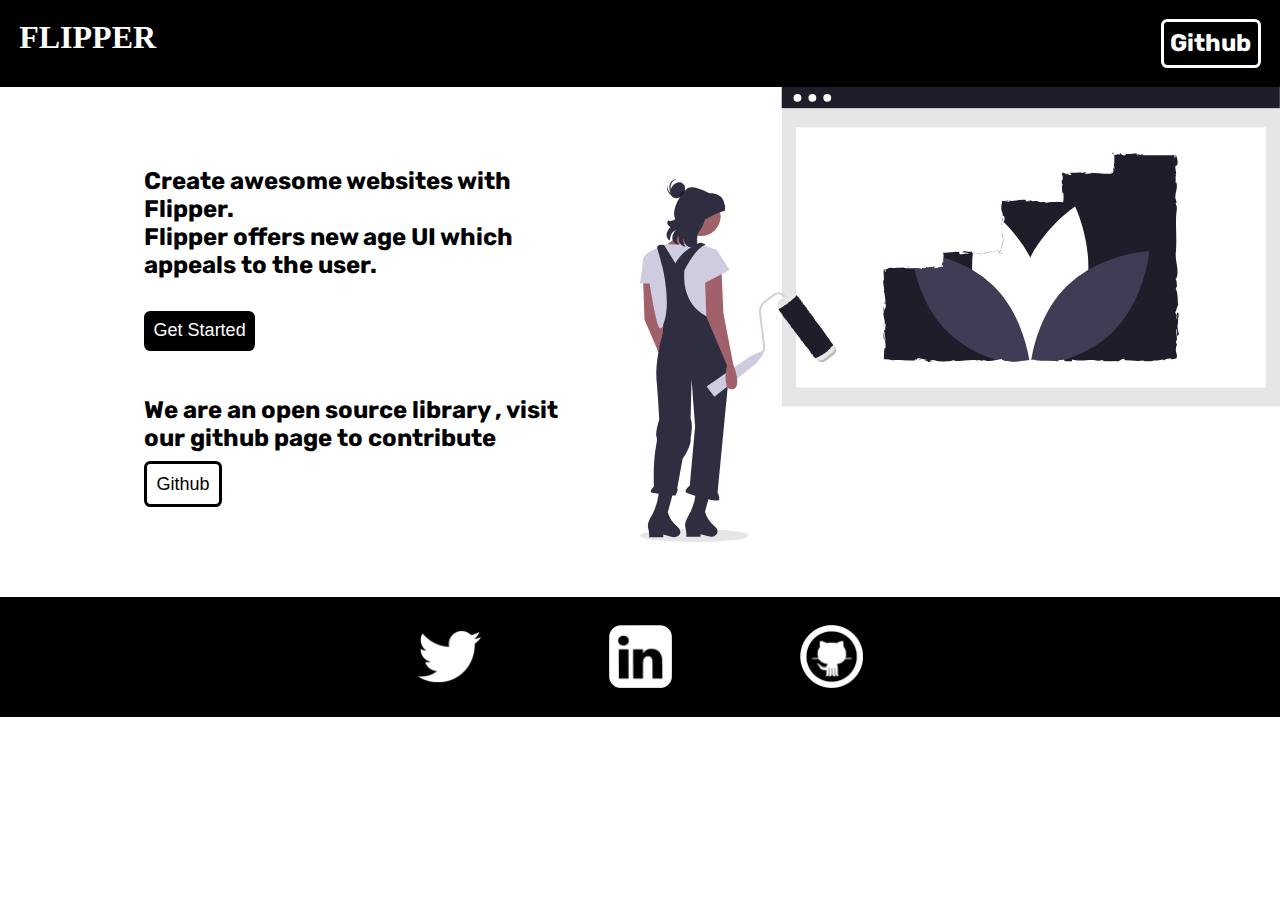
<file: index.html>
<!DOCTYPE html>
<!--[if lt IE 7]>      <html class="no-js lt-ie9 lt-ie8 lt-ie7"> <![endif]-->
<!--[if IE 7]>         <html class="no-js lt-ie9 lt-ie8"> <![endif]-->
<!--[if IE 8]>         <html class="no-js lt-ie9"> <![endif]-->
<!--[if gt IE 8]>      <html class="no-js"> <!--<![endif]-->
<html>
    <head>
        <meta charset="utf-8">
        <meta http-equiv="X-UA-Compatible" content="IE=edge">
        <title></title>
        <meta name="description" content="">
        <meta name="viewport" content="width=device-width, initial-scale=1">
        <link rel="stylesheet" href="style.css">
        <link rel="stylesheet" href="https://cdnjs.cloudflare.com/ajax/libs/font-awesome/4.7.0/css/font-awesome.min.css">
    </head>
    <body>
        <!--[if lt IE 7]>
            <p class="browsehappy">You are using an <strong>outdated</strong> browser. Please <a href="#">upgrade your browser</a> to improve your experience.</p>
        <![endif]-->
        <header class="header">
           <a class="home-btn" href="index.html"> FLIPPER </a>
            <div class="git-link">Github</div>
        </header>
        <div class="container1">
            <div class="inner-container">
            <p class="text1">
                Create awesome websites with Flipper. 
                <br>
                
                Flipper offers new age UI which appeals to the user.
            </p>
                <button class="btn1"><a href="components.html" class="link1">Get Started</a></button>
                <p class="text2">
                    We are an open source library , visit our github page to contribute 
                    
                </p>
                    <button class="btn2"><a href="components.html" class="link2">Github</a></button>
           </div>
            <img class="img" src="images/artist.svg"></img></div>
            

            <footer class="footer" >
              <img src="images/twitter.png" class="twitter-social"> </img>
              <img src="images/linkedin.png" class="twitter-social"> </img>
              <img src="images/github.png" class="twitter-social"> </img>
            </footer>
        <script >
             
            function onclickmenu(){
                document.getElementById("menu").classList.toggle("icon");
                document.getElementById("nav").classList.toggle("change");
            } 
        </script>
    </body>
</html>
</file>
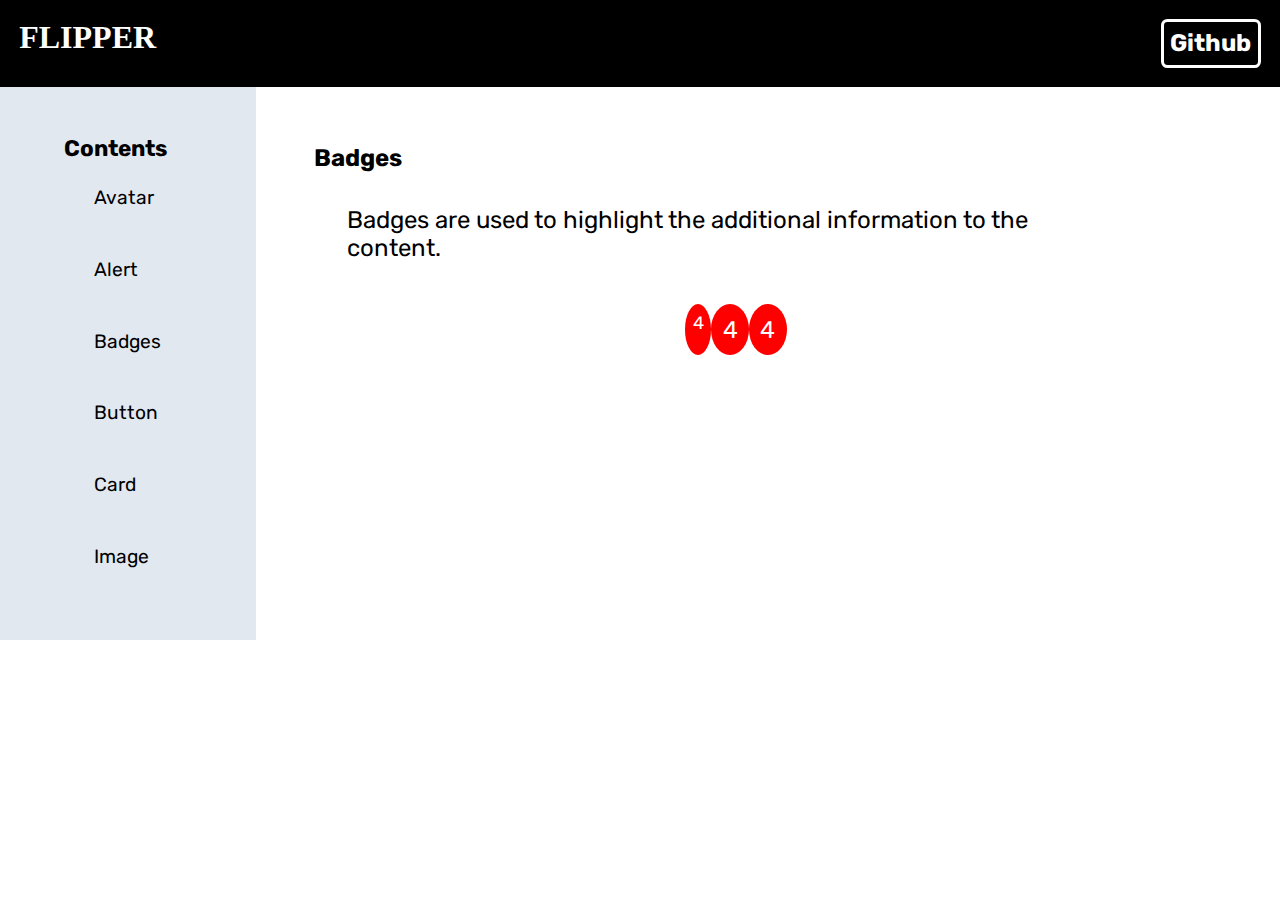
<file: badges.html>
<!DOCTYPE html>
<!--[if lt IE 7]>      <html class="no-js lt-ie9 lt-ie8 lt-ie7"> <![endif]-->
<!--[if IE 7]>         <html class="no-js lt-ie9 lt-ie8"> <![endif]-->
<!--[if IE 8]>         <html class="no-js lt-ie9"> <![endif]-->
<!--[if gt IE 8]>      <html class="no-js"> <!--<![endif]-->
<html>

<head>
    <meta charset="utf-8">
    <meta http-equiv="X-UA-Compatible" content="IE=edge">

    <title></title>
    <meta name="description" content="">
    <meta name="viewport" content="width=device-width, initial-scale=1">
    <link rel="stylesheet" href="avatar.css">
    <link rel="stylesheet" href="style-comp.css">
    <link rel="stylesheet" href="style.css">
    <link rel="stylesheet" href="badges.css">
</head>

<body>
    <!--[if lt IE 7]>
            <p class="browsehappy">You are using an <strong>outdated</strong> browser. Please <a href="#">upgrade your browser</a> to improve your experience.</p>
        <![endif]-->
    <header class="header">FLIPPER
        <div class="git-link">Github</div>
    </header>
    <div class="grid-cont">

        <div class="grid1">

            <ul class="list-comp">
                <h3>Contents</h3>
                <li class="list-item"><a class="link-list" href="avatar.html"> Avatar </a></li>
                <li class="list-item"><a href="alert.html" class="link-list">Alert</a></li>
                <li class="list-item"><a href="" class="link-list">Badges</a></li>
                <li class="list-item"><a href="" class="link-list">Button</a></li>
                <li class="list-item"><a href="" class="link-list">Card</a></li>
                <li class="list-item"><a href="" class="link-list">Image</a></li>
            </ul>
        </div>

        <div class="grid2">
            <div class="badge-container">
                <h2>Badges</h2>
                <p class="para-description">Badges are used to highlight the additional information to the content.</p>
                <div class="inner-badges-container">
                    <div class="badge1">4</div>
                    <div class="badge2">4</div>
                    <div class="badge3">4</div>
                </div>

            </div>
        </div>
    </div>
    </div>
</file>
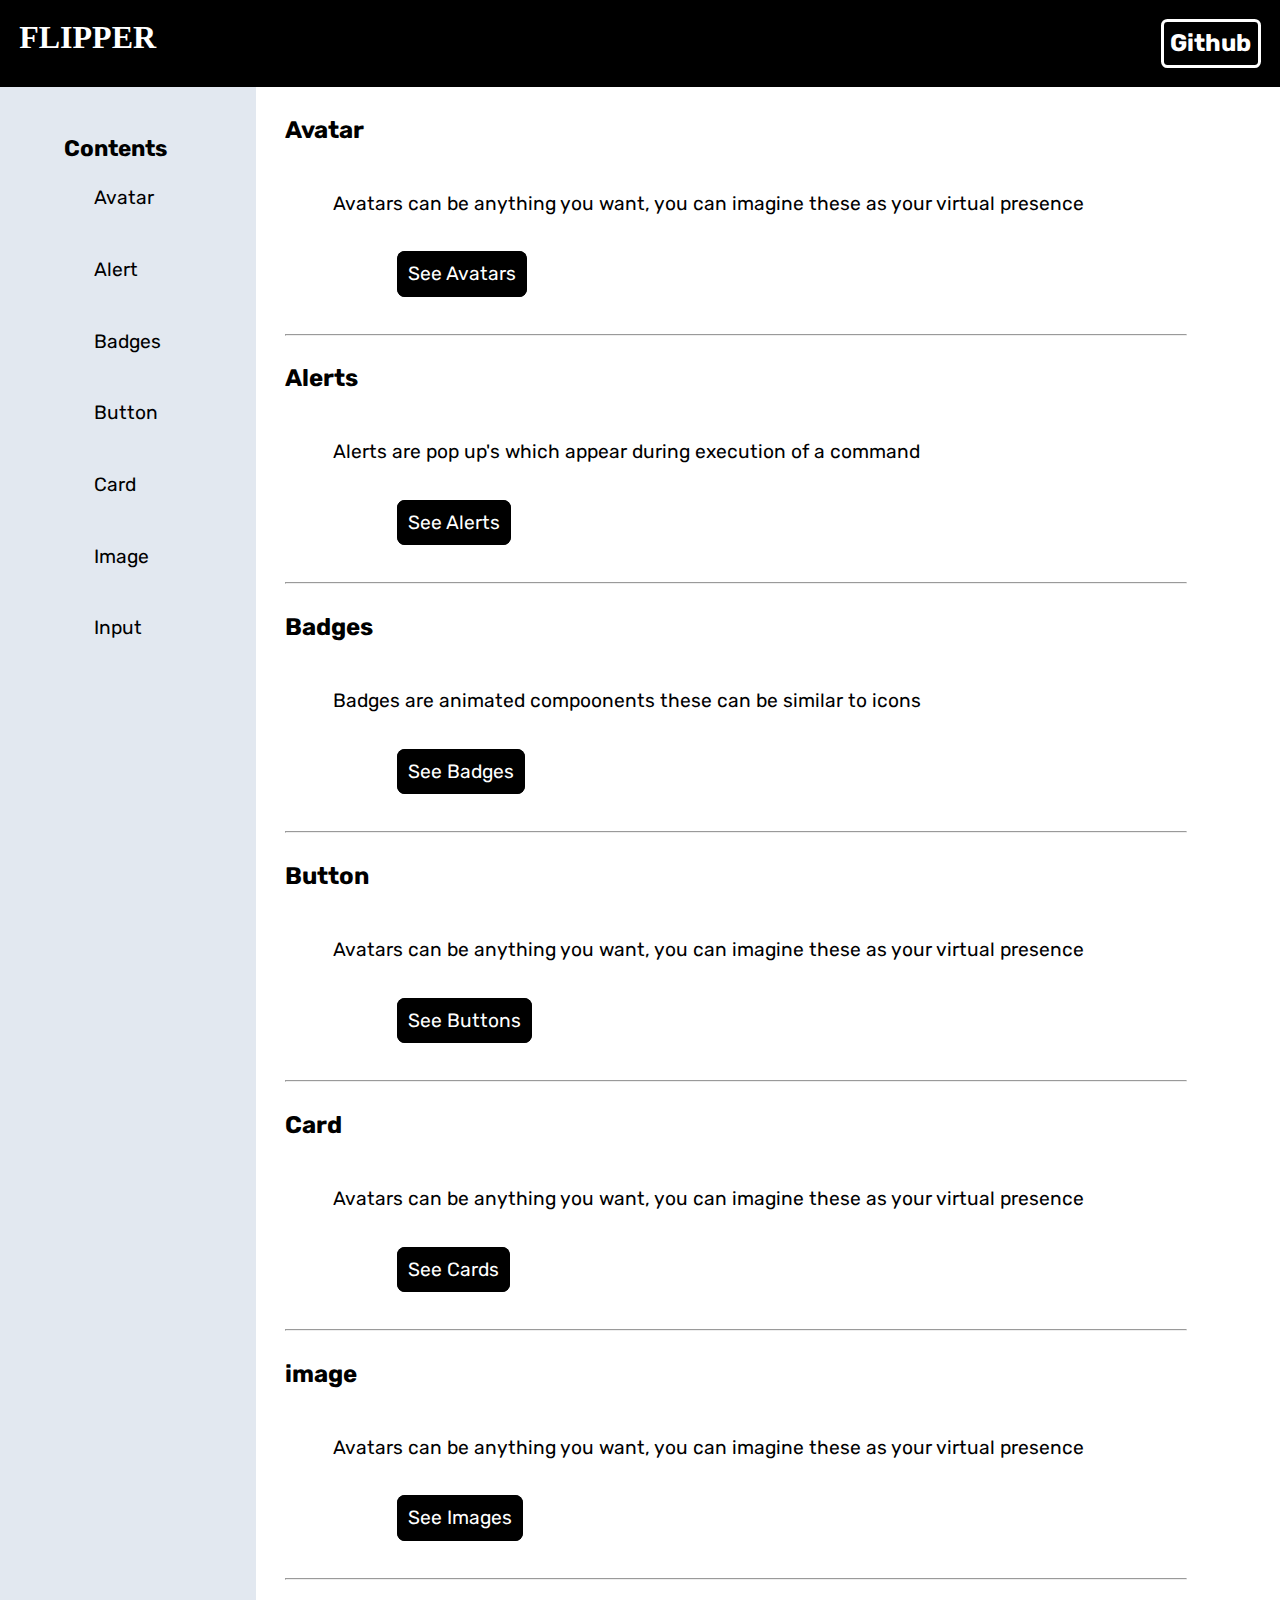
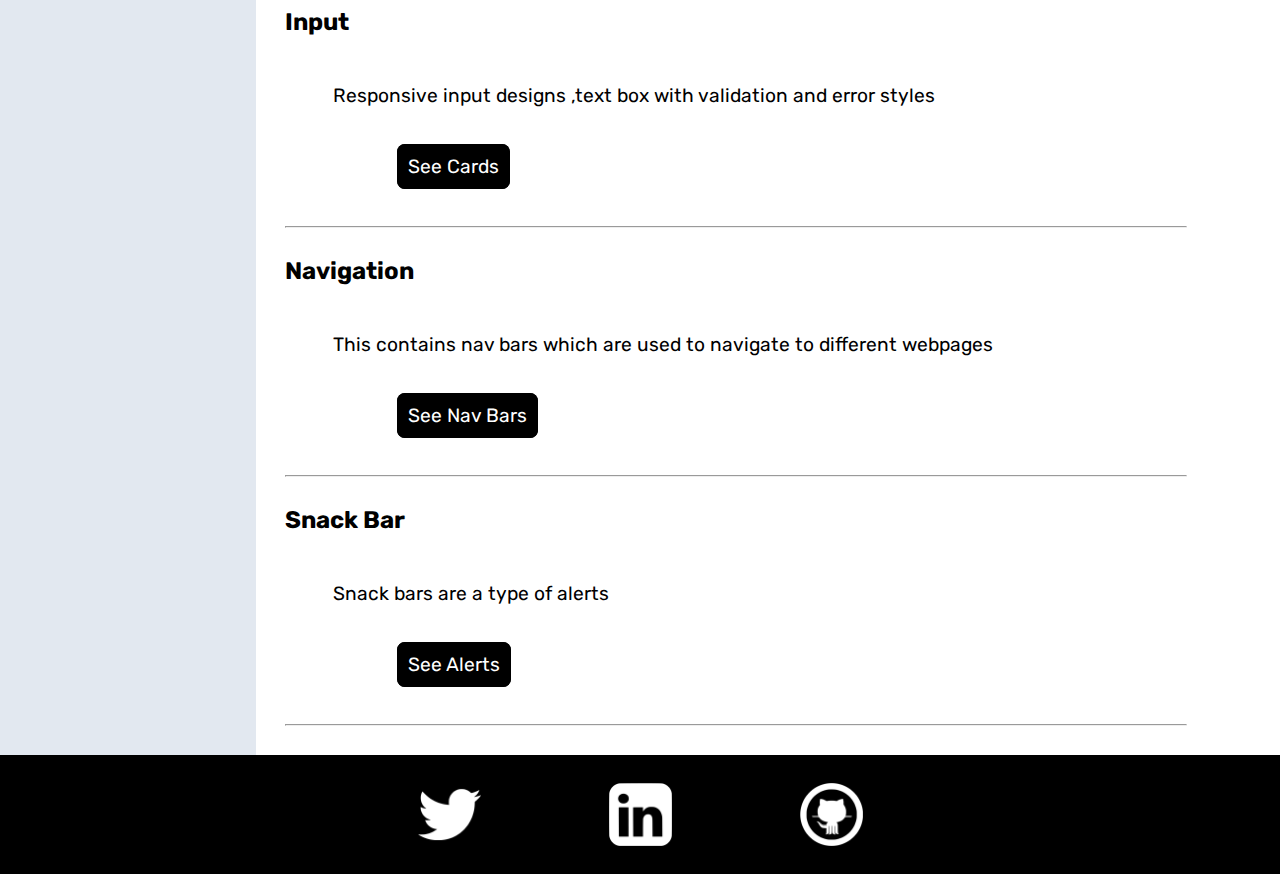
<file: components.html>
<!DOCTYPE html>
<!--[if lt IE 7]>      <html class="no-js lt-ie9 lt-ie8 lt-ie7"> <![endif]-->
<!--[if IE 7]>         <html class="no-js lt-ie9 lt-ie8"> <![endif]-->
<!--[if IE 8]>         <html class="no-js lt-ie9"> <![endif]-->
<!--[if gt IE 8]>      <html class="no-js"> <!--<![endif]-->
<html>

<head>
    <meta charset="utf-8">
    <meta http-equiv="X-UA-Compatible" content="IE=edge">
    <title></title>
    <meta name="description" content="">
    <meta name="viewport" content="width=device-width, initial-scale=1">
    <link rel="stylesheet" href="style-comp.css">
    <link rel="stylesheet" href="style.css">
</head>

<body>
    <!--[if lt IE 7]>
            <p class="browsehappy">You are using an <strong>outdated</strong> browser. Please <a href="#">upgrade your browser</a> to improve your experience.</p>
        <![endif]-->
    <header class="header"><a class="home-btn" href="index.html">FLIPPER</a>
        <div class="git-link">Github</div>
    </header>
    <div class="grid-cont">

        <div class="grid1">

            <ul class="list-comp">
                <h3>Contents</h3>
                <li class="list-item"><a class="link-list" href="avatar.html"> Avatar </a></li>
                <li class="list-item"><a href="alert.html" class="link-list">Alert</a></li>
                <li class="list-item"><a href="badges.html" class="link-list">Badges</a></li>
                <li class="list-item"><a href="button.html" class="link-list">Button</a></li>
                <li class="list-item"><a href="card.html" class="link-list">Card</a></li>
                <li class="list-item"><a href="image.html" class="link-list">Image</a></li>
                <li class="list-item"><a href="inputs.html" class="link-list">Input</a></li>
            </ul>
            </ul>
        </div>

        <div class="grid2">

            <div class="comp-section">
                <h3 class="comp-heading">Avatar</h3>
                <p class="description">Avatars can be anything you want, you can imagine these as your virtual presence</p>
                <div class="description"><a class="component-link" href="avatar.html">See Avatars</a> </div>
                <hr class="line">
            </div>

            <div class="comp-section">
                <h3 class="comp-heading">Alerts</h3>
                <p class="description">Alerts are pop up's which appear during execution of a command</p>
                <div class="description"><a class="component-link" href="alert.html">See Alerts</a> </div>
                <hr>
            </div>

            <div class="comp-section">
                <h3 class="comp-heading">Badges</h3>
                <p class="description">Badges are animated compoonents these can be similar to icons</p>
                <div class="description"><a class="component-link" href="badges.html">See Badges</a> </div>
                <hr>
            </div>

            <div class="comp-section">
                <h3 class="comp-heading">Button</h3>
                <p class="description">Avatars can be anything you want, you can imagine these as your virtual presence</p>
                <div class="description"><a class="component-link" href="button.html">See Buttons</a> </div>
                <hr>
            </div>

            <div class="comp-section">
                <h3 class="comp-heading">Card</h3>
                <p class="description">Avatars can be anything you want, you can imagine these as your virtual presence</p>

                <div class="description"><a class="component-link" href="card.html">See Cards</a> </div>
                <hr>
            </div>

            <div class="comp-section">
                <h3 class="comp-heading">image</h3>
                <p class="description">Avatars can be anything you want, you can imagine these as your virtual presence</p>
                <div class="description"><a class="component-link" href="image.html">See Images</a> </div>
                <hr>
            </div>

            <div class="comp-section">
                <h3 class="comp-heading">Input</h3>
                <p class="description">Responsive input designs ,text box with validation and error styles</p>

                <div class="description"><a class="component-link" href="card.html">See Cards</a> </div>
                <hr>
            </div>

            <div class="comp-section">
                <h3 class="comp-heading">Navigation</h3>
                <p class="description">This contains nav bars which are used to navigate to different webpages</p>

                <div class="description"><a class="component-link" href="navigation.html">See Nav Bars</a> </div>
                <hr>
            </div>

            <div class="comp-section">
                <h3 class="comp-heading">Snack Bar</h3>
                <p class="description">Snack bars are a type of alerts </p>

                <div class="description"><a class="component-link" href="snackbar.html">See Alerts</a> </div>
                <hr>
            </div>
        </div>

        <div class="grid3">
        </div>
    </div>
    <footer class="footer">
        <img src="images/twitter.png" class="twitter-social"> </img>
        <img src="images/linkedin.png" class="twitter-social"> </img>
        <img src="images/github.png" class="twitter-social"> </img>
    </footer>
    <script src="" async defer></script>
</body>

</html>
</file>
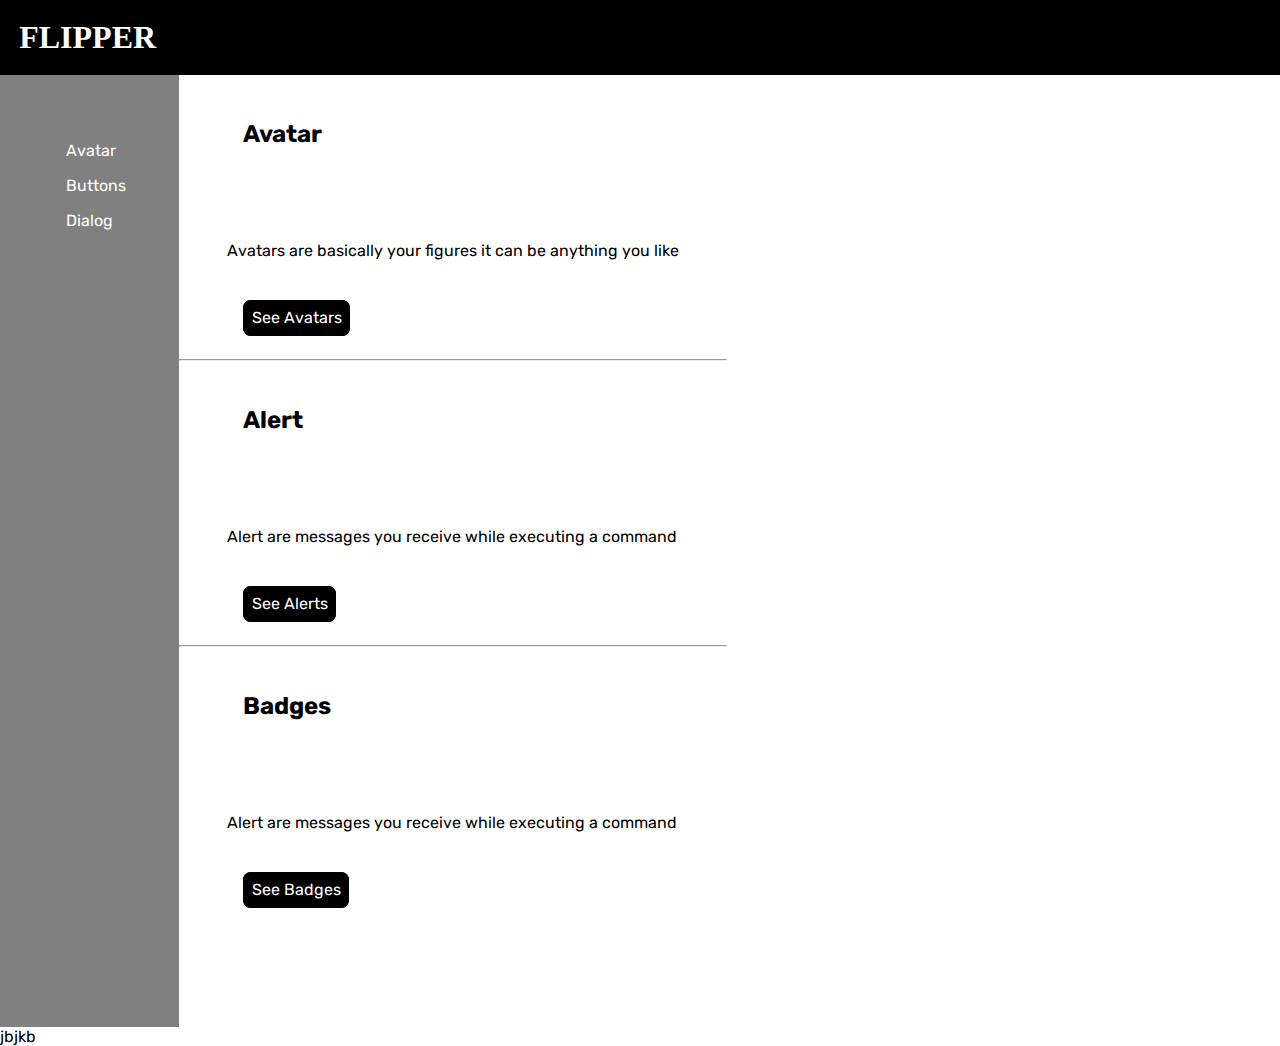
<file: first.html>
<!DOCTYPE html>
<!--[if lt IE 7]>      <html class="no-js lt-ie9 lt-ie8 lt-ie7"> <![endif]-->
<!--[if IE 7]>         <html class="no-js lt-ie9 lt-ie8"> <![endif]-->
<!--[if IE 8]>         <html class="no-js lt-ie9"> <![endif]-->
<!--[if gt IE 8]>      <html class="no-js"> <!--<![endif]-->
<html>
    <head>
        <meta charset="utf-8">
        <meta http-equiv="X-UA-Compatible" content="IE=edge">
        <title></title>
        <meta name="description" content="">
        <meta name="viewport" content="width=device-width, initial-scale=1">
        <link rel="stylesheet" href="style.css">
    </head>
    <body>
        <header class="header">
            FLIPPER</header>
            <div class="body-cont">

            <div class="container1-grid">
                <ul class="list-comp">
                    <li class="list-ele">Avatar</li>
                    <li class="list-ele">Buttons</li>
                    <li class="list-ele">Dialog</li>
                </ul>
            </div>

            <div class="container2-grid">
                <div class="section-container">
                <h2 class="component-heading" ><a class="component-heading-link" href="avatar.html">Avatar</a></h2>
                <p  class="description">Avatars are basically your figures it can be anything you like</p>
                 <div class=""><a class="component-link" href="avatar.html">See Avatars</a> </div>  
            </div>
            <hr class="line">
                <div class="section-container">
                    <h2 class="component-heading" ><a class="component-heading-link"href="avatar.html">Alert</a></h2>
                    <p  class="description">Alert are messages you receive while executing a command</p>
                    <div class=""><a class="component-link" href="avatar.html">See Alerts</a> </div> 
                </div>
            

            <hr class="line">
            <div class="section-container">
                <h2 class="component-heading" ><a class="component-heading-link" href="badge.html">Badges</a></h2>
                <p  class="description">Alert are messages you receive while executing a command</p>
                <div class=""><a class="component-link" href="avatar.html">See Badges</a> </div>   
            </div>
            </div>
        </div>

        </div>

        <div class="container3-grid">jbjkb
        </div>
        <script src="" async defer></script>
    </body>
</html>
</file>
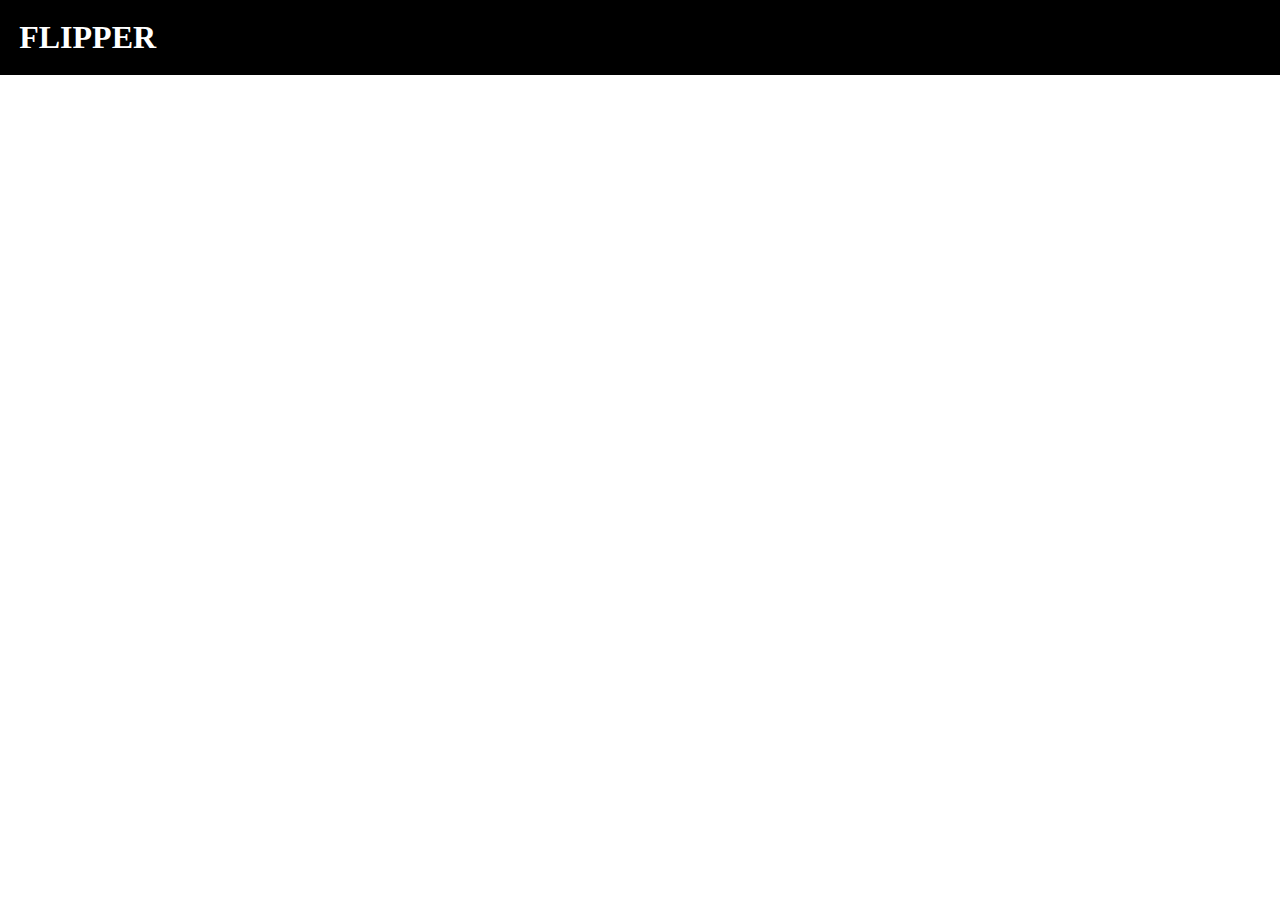
<file: header.html>
<!DOCTYPE html>
<!--[if lt IE 7]>      <html class="no-js lt-ie9 lt-ie8 lt-ie7"> <![endif]-->
<!--[if IE 7]>         <html class="no-js lt-ie9 lt-ie8"> <![endif]-->
<!--[if IE 8]>         <html class="no-js lt-ie9"> <![endif]-->
<!--[if gt IE 8]>      <html class="no-js"> <!--<![endif]-->
<html>
    <head>
        <meta charset="utf-8">
        <meta http-equiv="X-UA-Compatible" content="IE=edge">
        <title></title>
        <meta name="description" content="">
        <meta name="viewport" content="width=device-width, initial-scale=1">
        <link rel="stylesheet" href="style.css">
    </head>
    <body>
        <!--[if lt IE 7]>
            <p class="browsehappy">You are using an <strong>outdated</strong> browser. Please <a href="#">upgrade your browser</a> to improve your experience.</p>
        <![endif]-->
        <header class="header">FLIPPER</header>
        
        <script src="" async defer></script>
    </body>
</html>
</file>
<file: style.css>
@import url('https://fonts.googleapis.com/css2?family=IBM+Plex+Sans+Thai+Looped:wght@500&family=Rubik&display=swap');
body {
    font-family: 'IBM Plex Sans Thai Looped', sans-serif;
    font-family: 'Rubik', sans-serif;
}

* {
    margin: 0;
    padding: 0;
}

.header {
    padding: 1.5%;
    background-color: black;
    color: white;
    font-family: cursive;
    font-size: xx-large;
    font-weight: bold;
    display: flex;
    justify-content: space-between;
    position: sticky;
}

.home-btn:hover {
    background-color: black;
    color: white;
}

.heading-flipper {
    font-size: xx-large;
}

.git-link {
    float: right;
    font-family: ;
    font-family: 'IBM Plex Sans Thai Looped', sans-serif;
    font-family: 'Rubik', sans-serif;
    font-size: 1.5rem;
    border: solid white;
    border-radius: 0.4rem;
    text-align: center;
    padding: 0.8vh 0.5vw;
}

.img {
    height: 10%;
    width: 50%;
}

.container1 {
    display: flex;
    justify-content: ;
}

.text1 {
    font-size: x-large;
    padding: 5rem;
    margin-left: 4rem;
    display: flex;
    font-weight: bold;
}

.text2 {
    font-size: x-large;
    padding: 3rem 5rem;
    margin-left: 4rem;
    display: flex;
    font-weight: bold;
    position: relative;
    bottom: 10%;
}

.hamb {
    background-color: white;
    height: 30px;
    position: relative;
    top: 0.4rem;
    margin-right: 0.5rem;
}

.menu {}

.bar {
    background-color: white;
    height: 8px;
    width: 25px;
    display: block;
}

.nav {
    display: none;
}

.link1 {
    text-decoration: none;
    color: white;
}

.link2 {
    text-decoration: none;
    color: black;
    font-weight: normal;
}

.btn1 {
    background-color: black;
    color: white;
    padding: 1.5%;
    font-size: large;
    border: black;
    border-radius: 0.4rem;
    position: relative;
    left: 9rem;
    bottom: 3rem;
}

.btn2 {
    background-color: transparent;
    color: black;
    padding: 1.5%;
    font-size: large;
    border: black solid;
    border-radius: 0.4rem;
    position: relative;
    left: 9rem;
    bottom: 3rem;
    position: relative;
    bottom: 10vh;
}

.container1-grid {
    display: flex;
    flex-direction: column;
    background-color: gray;
    height: 100vh;
    width: 10%;
    align-content: center;
    padding: 2%;
    color: white;
    overflow-y: scroll;
}

.list-ele {
    padding: 0.5rem;
    list-style: none;
}

.list-comp {
    padding: 2rem;
    margin: ;
}

.body-cont {
    display: flex;
}

.component-heading {
    margin: 5vh 5vw;
}

.body {
    display: grid;
}

.container2-grid {
    color: black;
}

.section-container {
    display: flex;
    flex-direction: column;
    justify-content: start;
    align-content: flex-start;
}

.description {
    margin-left: 4rem;
    margin-bottom: 1.9rem;
}

.component-heading-link {
    color: black;
    text-decoration: none;
}

.component-link {
    border: black solid;
    text-decoration: none;
    margin: 4rem;
    border-radius: 0.5rem;
    color: white;
    background-color: black;
    padding: 1%;
}

.line {
    margin-top: 2rem;
}

.container3-grid {
    display: ;
}

.description {
    margin: 3rem;
}

.footer {
    background-color: black;
    height: 13.3vh;
    width: inherit;
    bottom: 0;
    position: ;
    display: flex;
    align-items: center;
    justify-content: center;
}

.social-icon {
    background-color: white;
}

.inner-container {
    height: ;
}

.twitter-social {
    size: 10%;
    height: 7vh;
    margin: 0% 5%;
}

.fa {
    font-size: 30px;
    width: 70px;
    text-align: center;
    text-decoration: none;
    margin: 5px 2px;
}

.fa-twitter {
    background: transparent;
    color: white;
    text-decoration: none;
    height: 10%;
    padding: 2%;
    font-size: 30px;
    width: 70px;
    text-align: center;
    text-decoration: none;
    margin: 5px 2px;
}

.fa-twitter :hover {}

a {
    color: white;
    text-decoration: none;
}
</file>
<file: avatar.css>
.letter-ava {
    display: inline;
    background-color: orange;
    padding: 0.6%;
    border-radius: 100%;
    color: white;
}

.avatarImage {
    vertical-align: middle;
    width: 7vw;
    height: 14vh;
    border-radius: 50%;
    border: 3px solid black;
    margin: 10px;
}

.avatarImage2 {
    vertical-align: middle;
    width: 5vw;
    height: 11vh;
    border-radius: 50%;
    border: 3px solid black;
    margin: 10px;
}

.avatarImage3 {
    vertical-align: middle;
    width: 4vw;
    height: 8vh;
    border-radius: 50%;
    border: 3px solid black;
    margin: 10px;
}

.letter-avatar {
    display: flex;
    justify-content: center;
    align-items: center;
}

.text-avatar {
    background-color: orange;
    color: white;
    display: inline;
    padding: 1%;
    height: 9vh;
    width: 4vw;
    border-radius: 50%;
    font-size: 3vw;
    margin: 2% 2%;
    display: flex;
    justify-content: center;
    align-items: center;
}

.text-avatar2 {
    background-color: rgb(0, 81, 255);
    color: white;
    display: inline;
    padding: 1%;
    height: 7vh;
    width: 3vw;
    border-radius: 50%;
    font-size: 5.5vh;
    margin: 2% 2%;
    display: flex;
    justify-content: center;
    align-items: center;
}

.text-avatar3 {
    background-color: rgb(0, 128, 64);
    color: white;
    display: inline;
    padding: 1%;
    border-radius: 50%;
    font-size: 4.5vh;
    height: 5vh;
    width: 2vw;
    margin: 2% 2%;
    display: flex;
    justify-content: center;
    align-items: center;
}

.avatar-container-1 {
    margin: 4% 4%;
}

.avatar-container-2 {
    margin: 4% 4%;
}

.avatar1 {
    height: 50vh;
    width: 32vw;
    margin: 2% 25%;
    display: flex;
    justify-content: center;
    justify-items: center;
    align-items: center;
}

.code-examp-cont {
    display: flex;
    flex-direction: column;
    align-items: center;
    justify-content: center;
    margin-bottom: 4%;
}

.avatar-main-container {
    margin-top: 5%;
    margin-left: 12%
}

.image-avatar {
    display: flex;
    justify-content: center;
    align-content: center;
    align-items: center;
}

.avatar-sandbox-link {
    color: red;
}

.para-description {
    margin: 4%;
    font-size: x-large;
}
</file>
<file: style-comp.css>
@import url('https://fonts.googleapis.com/css2?family=IBM+Plex+Sans+Thai+Looped:wght@500&family=Rubik&display=swap');
body {
    font-family: 'IBM Plex Sans Thai Looped', sans-serif;
    font-family: 'Rubik', sans-serif;
}

* {
    margin: 0;
    padding: 0;
}

.grid1 {
    height: 100%;
    width: 100%;
    background-color: #e2e8f0;
    overflow-y: ;
    display: flex;
    font-size: larger;
    overflow-y: ;
}

.header {
    padding: 1%;
    position: sticky;
    background-color: black;
    color: white;
    font-family: cursive;
    font-size: x-large;
    font-weight: bold;
}

.grid-cont {
    display: grid;
    grid-gap: 0;
    grid-template-columns: 20vw 75vw;
}

.grid2 {
    margin: 0;
}

.list-comp {
    padding: 6% 13%;
    margin: 1rem 2rem;
    color: black;
}

.list-item {
    padding: 1.9vw;
    vertical-align: middle;
    list-style: none;
    color: ;
}

.grid2-heading {
    margin: 5%;
}

.code-examp {
    height: 55vh;
    width: 60vw;
}

.comp-section {
    margin: 3% 3%;
}

.comp-heading {
    font-size: x-large;
}

.description {
    margin: 5vh;
    font-size: larger;
}

.component-link {
    border: black solid;
    text-decoration: none;
    margin: ;
    border-radius: 0.5rem;
    color: white;
    background-color: black;
    padding: 2vh;
}

a:hover {
    color: black;
    background-color: white;
}

.link-list {
    color: black;
    padding: 10% 5%;
    margin: 3%;
}

.link-list:hover {
    background-color: #ccc;
}

.link-list:active {
    background-color: grey;
}

.container2-grid {
    margin: 0;
}

.git-link:hover {
    cursor: pointer;
}
</file>
<file: badges.css>
.badge1 {
    background-color: red;
    display: inline;
    color: white;
    padding: 1%;
    border-radius: 50%;
    vertical-align: middle;
    font-size: large;
}

.badge2 {
    background-color: red;
    display: inline;
    color: white;
    padding: 1.5%;
    border-radius: 50%;
    font-size: x-large;
}

.badge3 {
    background-color: red;
    display: inline;
    color: white;
    padding: 1.5%;
    border-radius: 50%;
    font-size: x-large;
}

.inner-badges-container {
    margin: 5% 5%;
    display: flex;
    justify-content: center;
    
}

.badge-container {
    margin: 6% 6%;
}
</file>
